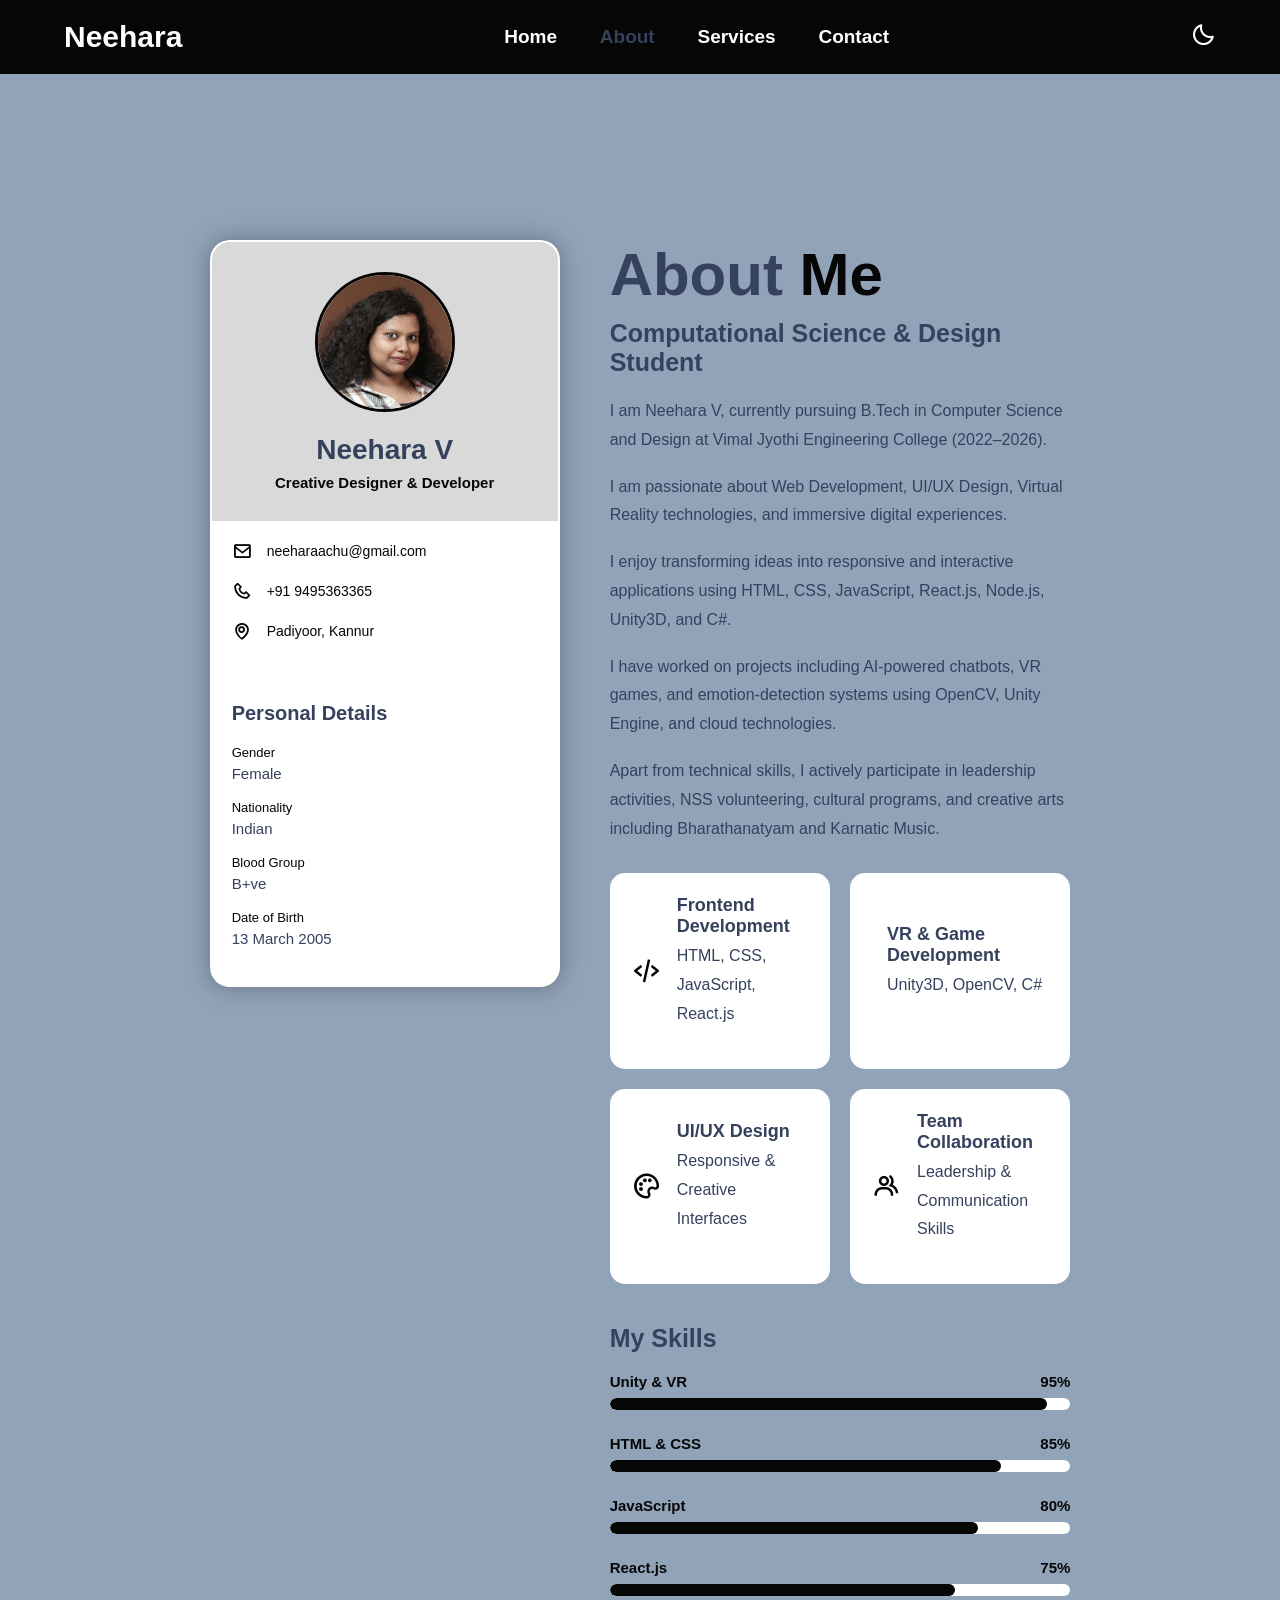
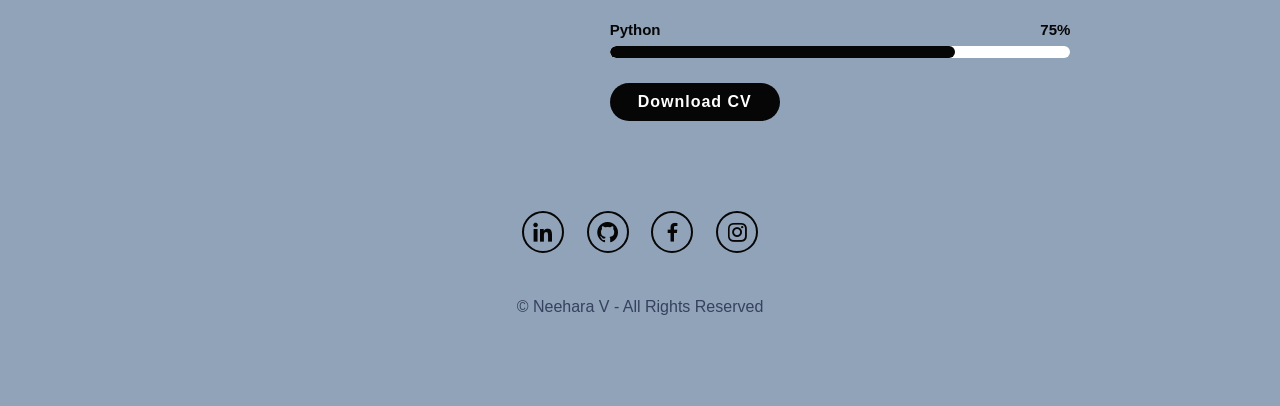
<file: about.html>
<!-- about.html -->

<!DOCTYPE html>
<html lang="en">
<head>
<meta charset="UTF-8">
<meta name="viewport" content="width=device-width, initial-scale=1.0">

<link href='https://unpkg.com/boxicons@2.1.4/css/boxicons.min.css' rel='stylesheet'>
<link rel="stylesheet" href="style.css">

<title>About - Neehara V</title>
</head>

<body>

<header class="header">

    <i class='bx bx-menu' id="menu-icon"></i>

    <a href="index.html" class="logo">Neehara</a>

    <nav class="navbar">
        <a href="index.html#home">Home</a>
        <a href="about.html" class="active">About</a>
        <a href="index.html#services">Services</a>
        <a href="index.html#contact">Contact</a>
    </nav>

    <div id="theme-toggle" class="theme-toggle">
        <i class='bx bx-moon'></i>
    </div>

</header>


<section class="about-page">

    <section class="about-page">

    <div class="about-page-container">

        <!-- LEFT SIDE -->

        <div class="profile-card">

            <div class="profile-top">

                <div class="profile-image">
                    <img src="assets/about.JPG" alt="">
                </div>

                <h2>Neehara V</h2>

                <h4>Creative Designer & Developer</h4>

            </div>

            <div class="profile-contact">

                <div class="contact-box">
                    <i class='bx bx-envelope'></i>
                    <span>neeharaachu@gmail.com</span>
                </div>

                <div class="contact-box">
                    <i class='bx bx-phone'></i>
                    <span>+91 9495363365</span>
                </div>

                <div class="contact-box">
                    <i class='bx bx-map'></i>
                    <span>Padiyoor, Kannur</span>
                </div>

            </div>

            <div class="personal-details">

                <h3>Personal Details</h3>

                <div class="detail-row">
                    <span>Gender</span>
                    <p>Female</p>
                </div>

                <div class="detail-row">
                    <span>Nationality</span>
                    <p>Indian</p>
                </div>

                <div class="detail-row">
                    <span>Blood Group</span>
                    <p>B+ve</p>
                </div>

                <div class="detail-row">
                    <span>Date of Birth</span>
                    <p>13 March 2005</p>
                </div>

            </div>

        </div>


        <!-- RIGHT SIDE -->

        <div class="about-page-content">

            <h2 class="heading">
                About <span>Me</span>
            </h2>

            <h3>
                Computational Science & Design Student
            </h3>

            <p>
                I am Neehara V, currently pursuing B.Tech in Computer
                Science and Design at Vimal Jyothi Engineering College
                (2022–2026).
            </p>

            <p>
                I am passionate about Web Development, UI/UX Design,
                Virtual Reality technologies, and immersive digital
                experiences.
            </p>

            <p>
                I enjoy transforming ideas into responsive and
                interactive applications using HTML, CSS,
                JavaScript, React.js, Node.js, Unity3D, and C#.
            </p>

            <p>
                I have worked on projects including AI-powered chatbots,
                VR games, and emotion-detection systems using OpenCV,
                Unity Engine, and cloud technologies.
            </p>

            <p>
                Apart from technical skills, I actively participate
                in leadership activities, NSS volunteering,
                cultural programs, and creative arts including
                Bharathanatyam and Karnatic Music.
            </p>

            <div class="about-details">

                <div class="detail-box">
                    <i class='bx bx-code-alt'></i>
                    <div>
                        <h4>Frontend Development</h4>
                        <p>HTML, CSS, JavaScript, React.js</p>
                    </div>
                </div>

                <div class="detail-box">
                    <i class='bx bx-vr'></i>
                    <div>
                        <h4>VR & Game Development</h4>
                        <p>Unity3D, OpenCV, C#</p>
                    </div>
                </div>

                <div class="detail-box">
                    <i class='bx bx-palette'></i>
                    <div>
                        <h4>UI/UX Design</h4>
                        <p>Responsive & Creative Interfaces</p>
                    </div>
                </div>

                <div class="detail-box">
                    <i class='bx bx-group'></i>
                    <div>
                        <h4>Team Collaboration</h4>
                        <p>Leadership & Communication Skills</p>
                    </div>
                </div>

            </div>
            <!-- ADD THIS BELOW .about-details DIV INSIDE about-page-content -->

<div class="skills-section">

    <h3 class="skills-title">
        My Skills
    </h3>
    <div class="skill">

        <div class="skill-info">
            <span>Unity & VR</span>
            <span>95%</span>
        </div>

        <div class="skill-bar">
            <div class="skill-fill unity"></div>
        </div>

    </div>
    <div class="skill">

        <div class="skill-info">
            <span>HTML & CSS</span>
            <span>85%</span>
        </div>

        <div class="skill-bar">
            <div class="skill-fill html"></div>
        </div>

    </div>

    <div class="skill">

        <div class="skill-info">
            <span>JavaScript</span>
            <span>80%</span>
        </div>

        <div class="skill-bar">
            <div class="skill-fill js"></div>
        </div>

    </div>

    <div class="skill">

        <div class="skill-info">
            <span>React.js</span>
            <span>75%</span>
        </div>

        <div class="skill-bar">
            <div class="skill-fill react"></div>
        </div>

    </div>

    <div class="skill">

        <div class="skill-info">
            <span>Python</span>
            <span>75%</span>
        </div>

        <div class="skill-bar">
            <div class="skill-fill python"></div>
        </div>

    </div>

    

</div>
            <a href="Resume_CV.pdf" class="btn">
                Download CV
            </a>

        </div>

    </div>

</section>


<footer class="footer">

    <div class="social">

        <a href="https://www.linkedin.com/in/neehara-v-650b30233/?skipRedirect=true" target="_blank">
            <i class='bx bxl-linkedin'></i>
        </a>

        <a href="https://github.com/neeharaachu" target="_blank">
            <i class='bx bxl-github'></i>
        </a>

        <a href="https://www.facebook.com/neehara.vachu.7/" target="_blank">
            <i class='bx bxl-facebook'></i>
        </a>

        <a href="https://www.instagram.com/neeharaachu/?__pwa=1" target="_blank">
            <i class='bx bxl-instagram'></i>
        </a>

    </div>

    <p class="copyright">
        &copy; Neehara V - All Rights Reserved
    </p>

</footer>

<script src="script.js"></script>

</body>
</html>
</file>
<file: style.css>
*{
    margin: 0;
    padding: 0;
    box-sizing: border-box;
    text-decoration: none;
    border: none;
    outline: none;
    scroll-behavior: smooth;
    font-family: -apple-system, sans-serif;
}

:root{
    --bg-color:#ffffff;
    --snd-bg-color:#91a3b9;
    --text-color: #35415d;
    --main-color: #060606;
}

/* DARK MODE */
body.dark-mode {
    --bg-color: #0f172a;
    --snd-bg-color: #1e293b;
    --text-color: #ffffff;
    --main-color: #38bdf8;
}

html {
font-size: 62.5%;
overflow-x: hidden;
}

body {
background: var(--bg-color);
color: var(--text-color);

}

section {
min-height: 100vh;
padding: 10rem 9% 2rem;
}
/* Header Section Code */

.header {
position: fixed;
width: 100%;
top: 0;
right: 0;
z-index: 1000;
display: flex;
align-items: center;
justify-content: space-between;
padding: 2rem 5%;
background: var(--main-color);
backdrop-filter: blur(10px);
transition: all 0.5s ease;
}

.logo {
font-size: 3rem;
color: var(--bg-color);
font-weight: 700;
cursor: pointer;
transition: 0.3s ease;
}

.logo:hover {
transform: scale(1.05);
}

.navbar a {
font-size: 1.9rem;
color: var(--bg-color);
margin-left: 4rem;
font-weight: 700;
transition: 0.3s ease;
}

.navbar a:hover,
.navbar a.active {
color: var(--text-color);
}

#menu-icon{
font-size: 3.6rem;
color: var(--bg-color);
cursor: pointer;
display: none;
}

.home {
display: flex;
justify-content: center;
align-items: center;
}

.home-img img {
width: 25vw;
border-radius: 50%;
box-shadow: 0 0 25px var(--main-color);
cursor: pointer;
animation: floatImage 4s ease-in-out infinite;
transition: 0.4s ease;

}

.home-img img:hover {
    box-shadow: 0 0 25px var(--main-color),
                0 0 35px var(--main-color),
                0 0 45px var(--main-color);
}

@keyframes floatImage {
    0% {
    transform: translateY(0);
    }
    50% {
    transform: translateY(-2.4rem);
    }
    100% {
    transform: translateY(0);
    }
}

.home-content {
margin-left: 5rem;
}

.home-content h3 {
font-size: 3.7rem;
font-weight: 700;
}

.home-content h3:nth-of-type(2) {
margin-bottom: 2rem;
}

span {
color: var(--main-color);
}

.home-content h1 {
font-size: 6rem;
font-weight: 700;
line-height: 1.3;
}

.home-content p {
font-size: 1.6rem;
}

.social-media a {
display: inline-flex;
justify-content: center;
align-items: center;
width: 42px;
height: 42px;
background: transparent;
border: 0.2rem solid var(--main-color);
border-radius: 50%;
font-size: 2rem;
color: var(--main-color);
margin: 3rem 1.5rem 3rem 0;
transition: 0.3s ease;
}

.social-media a:hover {
transform: scale(1.2) translateY(-10px);
background-color: var(--main-color);
color: var(--bg-color);
box-shadow: 0 0 25px var(--main-color);
}


.btn {
display: inline-block;
padding: 1rem 2.8rem;
background: var(--main-color);
border-radius: 4rem;
box-shadow: none;
font-size: 1.6rem;
color: var(--bg-color);
letter-spacing: 0.1rem;
font-weight: 600;
transition: 0.3s ease;
}

.btn:hover {
box-shadow: 0 0 1.6rem var(--main-color);
}

.about {
display: flex;
align-items: center;
justify-content: center;
gap: 2rem;
background: var(--snd-bg-color);
}

.about-img img {
width: 25vw;
border: 2px solid var(--main-color);
border-radius: 50%;
box-shadow: 0 0 25px var(--main-color);
cursor: pointer;
transition: 0.4s ease;
}

.about-img img:hover {
box-shadow: 0 0 25px var(--main-color),
            0 0 35px var(--main-color),
            0 0 45px var(--main-color);
}

.heading {
font-size: 6rem;
text-align: left;
}

.about-content {
padding: 0 4rem;
}

.about-content h2 {
text-align: left;
line-height: 1.2;
}

.about-content h3 {
font-size: 3rem;
}

.about-content p {
font-size: 1.6rem;
margin: 2rem 0 3rem;
}

.services h2 {
margin-bottom: 5rem;
}

.services-container {
display: flex;
justify-content: center;
align-items: center;
flex-wrap: wrap;
gap: 2rem;
}

.services-container .services-box{
flex: 1 1 30rem;
background: var(--snd-bg-color);
padding: 6rem 2rem 6rem;
border-radius: 2rem;
text-align: center;
border: 0.3rem solid var(--bg-color);
transition: 0.3s ease;
}

.services-container .services-box:hover {
border-color: var(--main-color);
transform: scale(1.02);
}

.services-box i {
font-size: 7rem;
color: var(--main-color);
}

.services-box h3 {
font-size: 2.6rem;
}

.services-box p {
font-size: 1.6rem;
margin: 1rem 0 3rem
}

.contact {
background: var(--bg-color);
}

.contact .headings{
    text-align: center;
}

.contact h2 {
margin-bottom: 3rem;
color: var(--main-color);
}

.contact form{
max-width: 80rem;
margin: 1rem auto;
text-align: center;
margin-bottom: 3rem;
}

.contact form .input-box {
display: flex;
justify-content: center;
flex-wrap: wrap;
}

.contact form .input-box input,
.contact form textarea {
width: 100%;
padding: 1.5rem;
font-size: 1.6rem;
color: var(--text-color);
background: var(--bg-color);
border-radius: 0.8rem;
border: 0.25rem solid var(--main-color);
margin: 0.7rem 0;
resize: none;
}

.contact form .input-box input {
width: 49%;
margin: 0.7rem 0.35rem;
}
.contact form .btn {
margin-top: 2rem;
}

.footer {
position: relative;
bottom: 0;
width: 100%;
padding: 40px 0;
background-color: var(--snd-bg-color);
}

.footer .social {
text-align: center;
padding-bottom: 25px;
color: var(--main-color);
}

.footer .social a{
font-size: 25px;
color: var(--main-color);
border: 2px solid var(--main-color);
width: 42px;
height: 42px;
line-height: 42px;
display: inline-block;
text-align: center;
border-radius: 50%;
margin: 0 10px;
transition: 0.3s ease;
}

.footer .social a:hover {
transform: scale(1.2) translateY(-10px);
background-color: var(--main-color);
color: var(--bg-color);
box-shadow: 0 0 25px var(--main-color);
}

.footer .copyright {
margin-top: 20px;
text-align: center;
font-size: 16px;
color: var(--text-color);
}

@media (max-width: 1200px) {
    html {
        font-size: 55%;
    }
}

@media (max-width: 991px) {
    .header {
    padding: 2rem 3%;
    }
    .section {
    padding: 10rem 3%;
    }
    .services {
    padding: 7rem;
    }
    .contact form .input-box input {
    width: 100%;
    }
    .footer{
    padding: 2rem 3%
    }
}

@media (max-width: 991px) {
    #menu-icon {
    display: block;
    }
    .navbar {
    position: absolute;
    top: 100%;
    right: -100%;
    width: 255px;
    min-height: 100vh;
    display: flex;
    flex-direction: column;
    background: var(--main-color);
    transition: all 0.5s ease;
    backdrop-filter: blur(10px);
    }

    .navbar a{
    display: block;
    padding: 17px;
    font-size: 22px;
    }
    .navbar.active{
    right: 0;
    }
    .home {
    flex-direction: column;
    }
    .home-content h3 {
    font-size: 2.6rem;
    }
    .home-content h1 {
    font-size: 5rem;
    }
    .home-content {
    order: 2;
    margin-left: 1rem;
    }
    .home-img img {
    width: 70vw;
    margin-top: 4rem;
    }
    .about {
    flex-direction: column-reverse;
    }
    .about-img img {
    width: 70vw;
    margin-top: 4rem;
    }
    .services h2{
    margin-bottom: 3rem;
    }
}

@media (max-width: 617px) {
    .home-img img {
    width: 70vw;
    margin-top: 8rem;
    }
    .about-img img {
    width: 70vw;
    margin-top: 4rem;
    }
}

@media (max-width: 617px) {
    html{
    font-size: 50%;
    }
}

.theme-toggle {
    font-size: 2.5rem;
    color: var(--bg-color);
    cursor: pointer;
    margin-left: 2rem;
    transition: 0.3s ease;
}

.theme-toggle:hover {
    transform: scale(1.2);
}





/* ADD THIS IN style.css */

.about-page{
    min-height: 100vh;
    padding: 12rem 9% 5rem;
    background: var(--snd-bg-color);
}

.about-page-container{
    display: flex;
    justify-content: center;
    align-items: center;
    gap: 5rem;
    flex-wrap: wrap;
}

.about-page-img img{
    width: 32vw;
    border-radius: 2rem;
    box-shadow: 0 0 25px var(--main-color);
    transition: 0.4s ease;
}

.about-page-img img:hover{
    transform: scale(1.03);
}

.about-page-content{
    flex: 1;
    min-width: 320px;
}

.about-page-content h3{
    font-size: 2.6rem;
    margin: 1rem 0 2rem;
}

.about-page-content p{
    font-size: 1.6rem;
    line-height: 1.8;
    margin-bottom: 1.5rem;
}

.about-details{
    display: grid;
    grid-template-columns: repeat(2,1fr);
    gap: 2rem;
    margin: 3rem 0;
}

.detail-box{
    background: var(--bg-color);
    padding: 2rem;
    border-radius: 1.5rem;
    display: flex;
    align-items: center;
    gap: 1.5rem;
    transition: 0.3s ease;
    border: .2rem solid transparent;
}

.detail-box:hover{
    border-color: var(--main-color);
    transform: translateY(-5px);
}

.detail-box i{
    font-size: 3rem;
    color: var(--main-color);
}

.detail-box h4{
    font-size: 1.8rem;
    margin-bottom: .5rem;
}

.detail-box p{
    font-size: 1.3rem;
    margin: 0;
}

@media(max-width:991px){

    .about-page-container{
        flex-direction: column;
        text-align: center;
    }

    .about-page-img img{
        width: 70vw;
    }

}

@media(max-width:768px){

    .about-details{
        grid-template-columns: 1fr;
    }

    .about-page-img img{
        width: 90vw;
    }

}





/* REPLACE OLD ABOUT PAGE CSS WITH THIS */

.about-page{
    min-height: 100vh;
    padding: 12rem 9% 5rem;
    background: var(--snd-bg-color);
}

.about-page-container{
    display: grid;
    grid-template-columns: 350px 1fr;
    gap: 5rem;
    align-items: start;
}

/* PROFILE CARD */

.profile-card{
    background: var(--bg-color);
    border-radius: 2rem;
    overflow: hidden;
    border: .2rem solid rgba(255,255,255,.1);
    box-shadow: 0 0 25px rgba(0,0,0,.3);
    position: sticky;
    top: 10rem;
}

.profile-top{
    padding: 3rem 2rem;
    text-align: center;
    background: rgba(0,0,0,.15);
}

.profile-image img{
    width: 140px;
    height: 140px;
    border-radius: 50%;
    object-fit: cover;
    border: .3rem solid var(--main-color);
    margin-bottom: 2rem;
}

.profile-top h2{
    font-size: 2.8rem;
}

.profile-top h4{
    font-size: 1.5rem;
    color: var(--main-color);
    margin-top: .8rem;
}

.profile-contact{
    padding: 2rem;
    border-bottom: .1rem solid rgba(255,255,255,.1);
}

.contact-box{
    display: flex;
    align-items: center;
    gap: 1.5rem;
    margin-bottom: 2rem;
    font-size: 1.4rem;
}

.contact-box i{
    font-size: 2rem;
    color: var(--main-color);
}

.personal-details{
    padding: 2rem;
}

.personal-details h3{
    font-size: 2rem;
    margin-bottom: 2rem;
}

.detail-row{
    margin-bottom: 1.8rem;
}

.detail-row span{
    display: block;
    color: var(--main-color);
    font-size: 1.3rem;
    margin-bottom: .5rem;
}

.detail-row p{
    font-size: 1.5rem;
}

/* RIGHT SIDE */

.about-page-content h3{
    font-size: 2.5rem;
    margin: 1rem 0 2rem;
}

.about-page-content p{
    font-size: 1.6rem;
    line-height: 1.8;
    margin-bottom: 1.8rem;
}

/* SKILLS */

.skills-section{
    margin-top: 4rem;
}

.skills-title{
    font-size: 2.5rem;
    margin-bottom: 3rem;
}

.skill{
    margin-bottom: 2.5rem;
}

.skill-info{
    display: flex;
    justify-content: space-between;
    margin-bottom: .8rem;
    font-size: 1.5rem;
    font-weight: 600;
}

.skill-bar{
    width: 100%;
    height: 1.2rem;
    background: var(--bg-color);
    border-radius: 5rem;
    overflow: hidden;
}

.skill-fill{
    height: 100%;
    background: var(--main-color);
    border-radius: 5rem;
    animation: fillBars 2s ease;
}

.skill-fill.html{
    width: 85%;
}

.skill-fill.js{
    width: 80%;
}

.skill-fill.react{
    width: 75%;
}

.skill-fill.python{
    width: 75%;
}

.skill-fill.unity{
    width: 95%;
}

@keyframes fillBars{

    from{
        width: 0;
    }

}

/* RESPONSIVE */

@media(max-width:991px){

    .about-page-container{
        grid-template-columns: 1fr;
    }

    .profile-card{
        position: relative;
        top: 0;
    }

}

@media(max-width:768px){

    .about-page{
        padding: 10rem 5% 5rem;
    }

}






/* ADD THIS IN style.css */


/* SERVICES PAGE */

.services-page{
    padding: 12rem 9% 5rem;
    background: var(--bg-color);
}

.services-page-container{
    display: grid;
    grid-template-columns: repeat(auto-fit,minmax(280px,1fr));
    gap: 3rem;
    margin-top: 5rem;
}

.service-card{
    background: var(--snd-bg-color);
    padding: 4rem 3rem;
    border-radius: 2rem;
    text-align: center;
    transition: .3s ease;
    border: .2rem solid transparent;
}

.service-card:hover{
    transform: translateY(-10px);
    border-color: var(--main-color);
}

.service-card i{
    font-size: 5rem;
    color: var(--main-color);
    margin-bottom: 2rem;
}

.service-card h3{
    font-size: 2.4rem;
    margin-bottom: 1.5rem;
}

.service-card p{
    font-size: 1.5rem;
    line-height: 1.7;
}


/* PROJECTS PAGE */

.projects-page{
    padding: 5rem 9%;
    background: var(--snd-bg-color);
}

.projects-container{
    display: grid;
    grid-template-columns: repeat(auto-fit,minmax(320px,1fr));
    gap: 3rem;
    margin-top: 5rem;
}

.project-card{
    background: var(--bg-color);
    border-radius: 2rem;
    overflow: hidden;
    transition: .3s ease;
    border: .2rem solid transparent;
}

.project-card:hover{
    transform: translateY(-10px);
    border-color: var(--main-color);
}

.project-card img{
    width: 100%;
    height: 220px;
    object-fit: cover;
}

.project-content{
    padding: 2.5rem;
}

.project-content h3{
    font-size: 2.3rem;
    margin-bottom: 1.5rem;
}

.project-content p{
    font-size: 1.5rem;
    line-height: 1.7;
    margin-bottom: 2rem;
}

.project-tech{
    display: flex;
    flex-wrap: wrap;
    gap: 1rem;
    margin-bottom: 2rem;
}

.project-tech span{
    background: var(--main-color);
    color: #fff;
    padding: .7rem 1.4rem;
    border-radius: 5rem;
    font-size: 1.2rem;
}
.contact-info{
    display:grid;
    grid-template-columns:repeat(auto-fit,minmax(250px,1fr));
    gap:2rem;
    margin-bottom:4rem;
}

.contact-card{
    background:var(--snd-bg-color);
    padding:2rem;
    border-radius:2rem;
    text-align:center;
    transition:.3s;
}

.contact-card:hover{
    transform:translateY(-5px);
}

.contact-card i{
    font-size:4rem;
    color:var(--main-color);
    margin-bottom:1rem;
}

.contact-card h3{
    font-size:2rem;
    margin-bottom:.5rem;
}

.contact-card p{
    font-size:1.4rem;
}

/* RESPONSIVE */

@media(max-width:768px){

    .services-page,
    .projects-page{
        padding-left: 5%;
        padding-right: 5%;
    }

}
</file>
